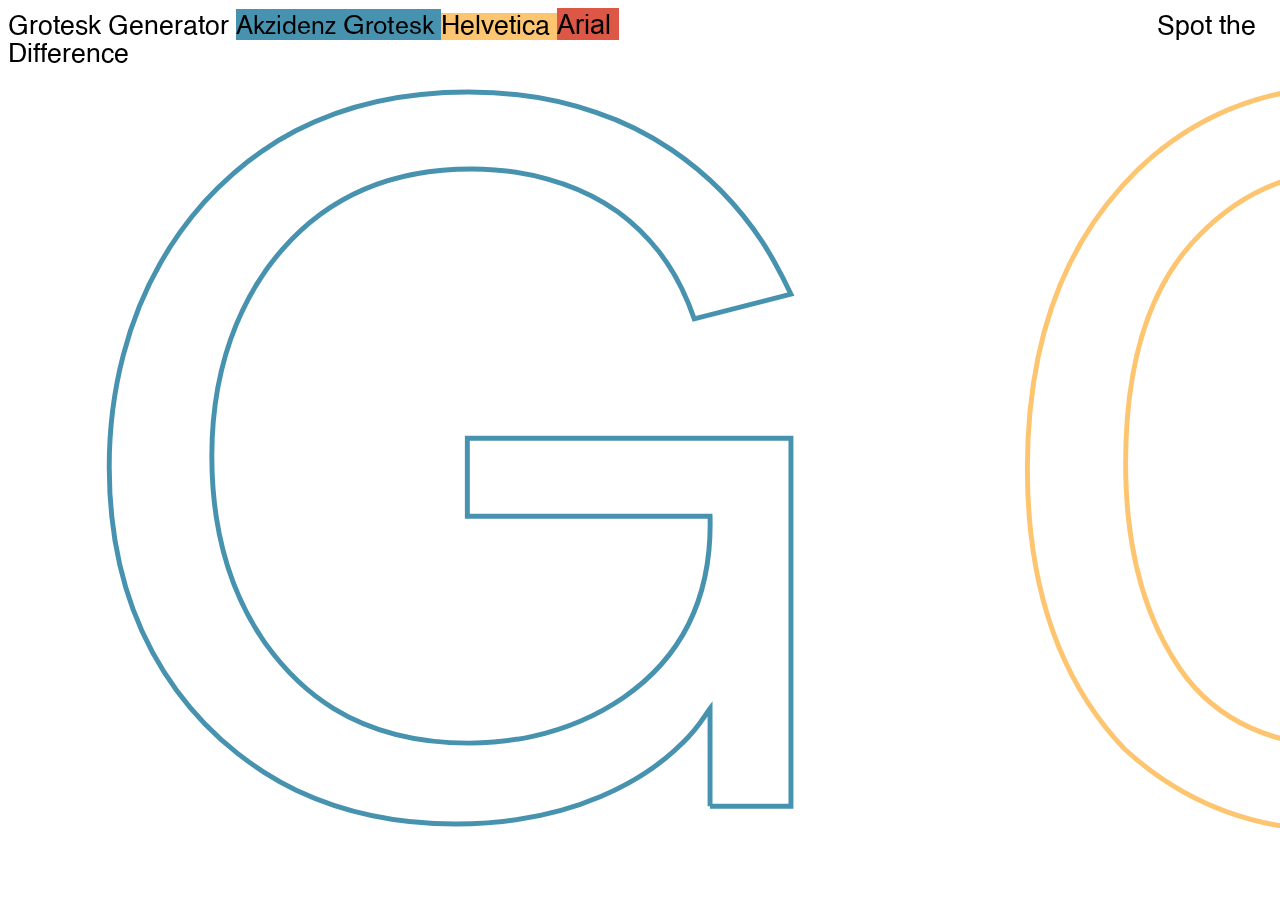
<file: index.html>
<!DOCTYPE html>
<html lang="en">

<head>
    <meta charset="UTF-8">
    <meta name="viewport" content="width=device-width, initial-scale=1.0">
    <title>Grotesk Generator</title>
    <link rel="stylesheet" type="text/css" href="index.css" />
    <link rel="shortcut icon" type="image/jpg" href="assets/icons/icon48.png" />
</head>

<body>
    <div class="tabs">
        <a href="/index.html"> Grotesk Generator </a>
        <a id="akzi-link" href="/akzidenz-grotesk/index.html"> Akzidenz Grotesk </a>
        <a id="helvetica-link" href="/helvetica/index.html"> Helvetica </a>
        <a id="arial-link" href="/arial/index.html"> Arial </a>
        <a id="game" href="/spot-the-difference/index.html"> Spot the Difference </a>
    </div>
    <div id="background-container">
        <div id="fixed"></div>
        <div id="scroll"></div>
    </div>


    <script>
        const categories = ['R', 'Q', 'C', 'G'];
        const randomCategory = categories[Math.floor(Math.random() * categories.length)];
        const imagesPath = `/assets/Letterform/${randomCategory}/`;
        const fixedImageContainer = document.getElementById('fixed');
        const imageGroup = document.getElementById('scroll');

        const fetchImages = async () => {
    const image1 = document.createElement('img');
    image1.alt = 'Image 1';
    image1.src = await getImage(imagesPath, 'image1.svg');
    fixedImageContainer.appendChild(image1);

    const image2 = document.createElement('img');
    image2.alt = 'Image 2';
    image2.src = await getImage(imagesPath, 'image2.svg');
    imageGroup.appendChild(image2);

    const image3 = document.createElement('img');
    image3.alt = 'Image 3';
    image3.src = await getImage(imagesPath, 'image3.svg');
    imageGroup.appendChild(image3);
};

const getImage = async (path, imageName) => {
    return new Promise(resolve => {
        const imagePath = `${path}${imageName}`;
        console.log('Image path:', imagePath);
        resolve(imagePath);
    });
};

document.addEventListener('DOMContentLoaded', fetchImages);

function origin() {
    window.moveTo(0, 0);
}
document.addEventListener('DOMContentLoaded', () => {
    origin();
});
    </script>
</body>

</html>
</file>
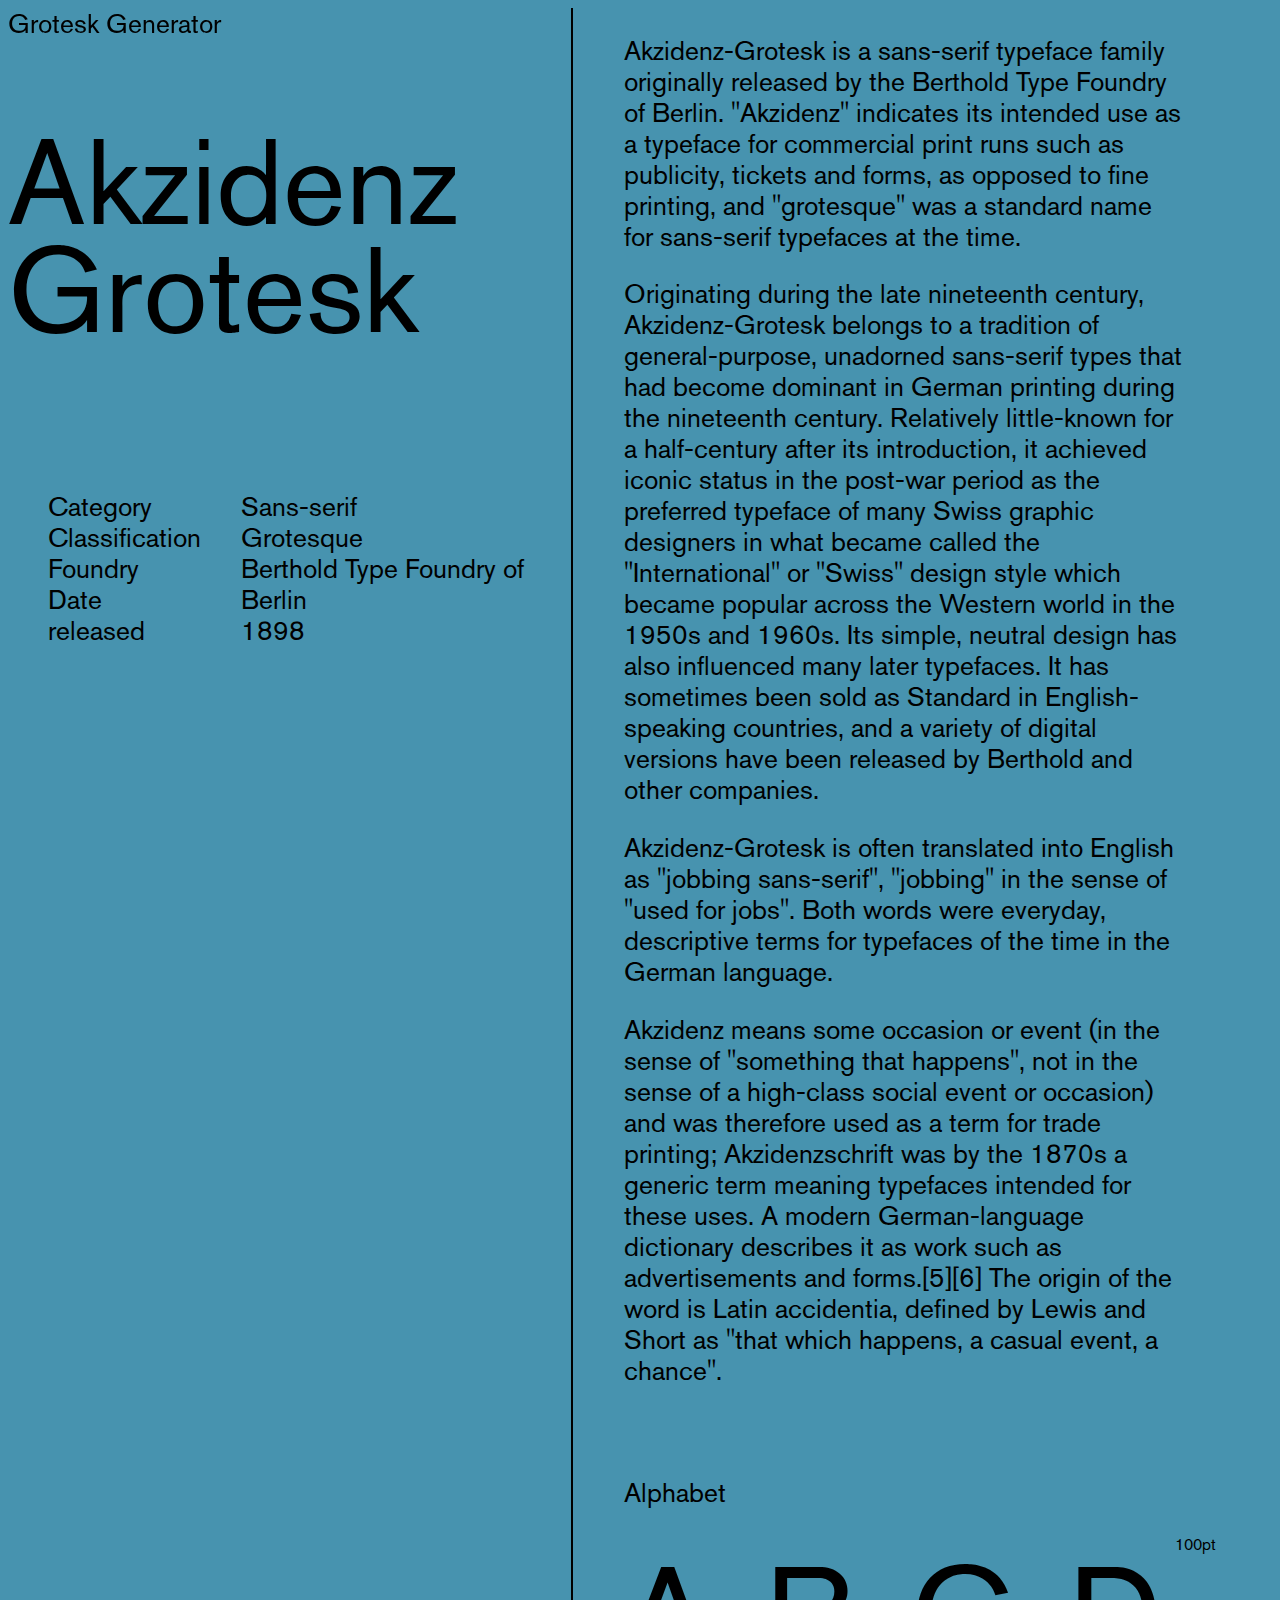
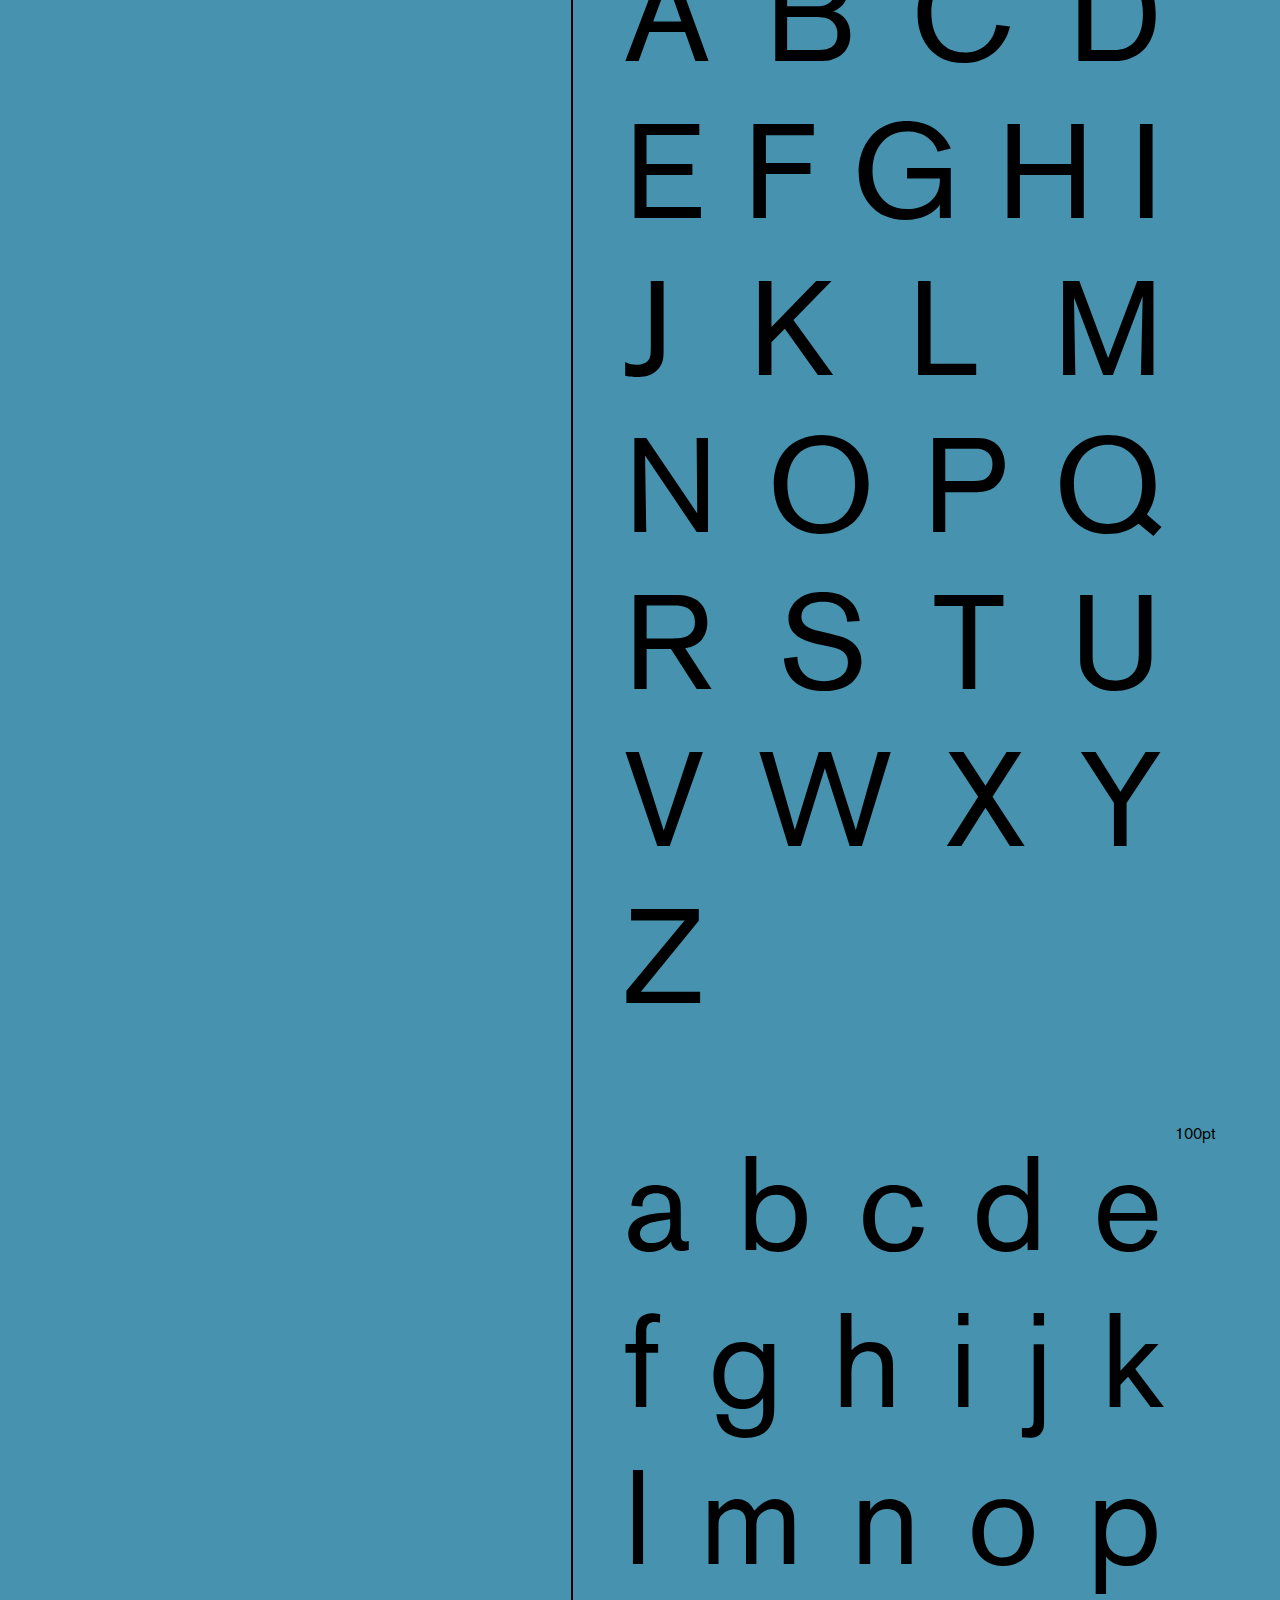
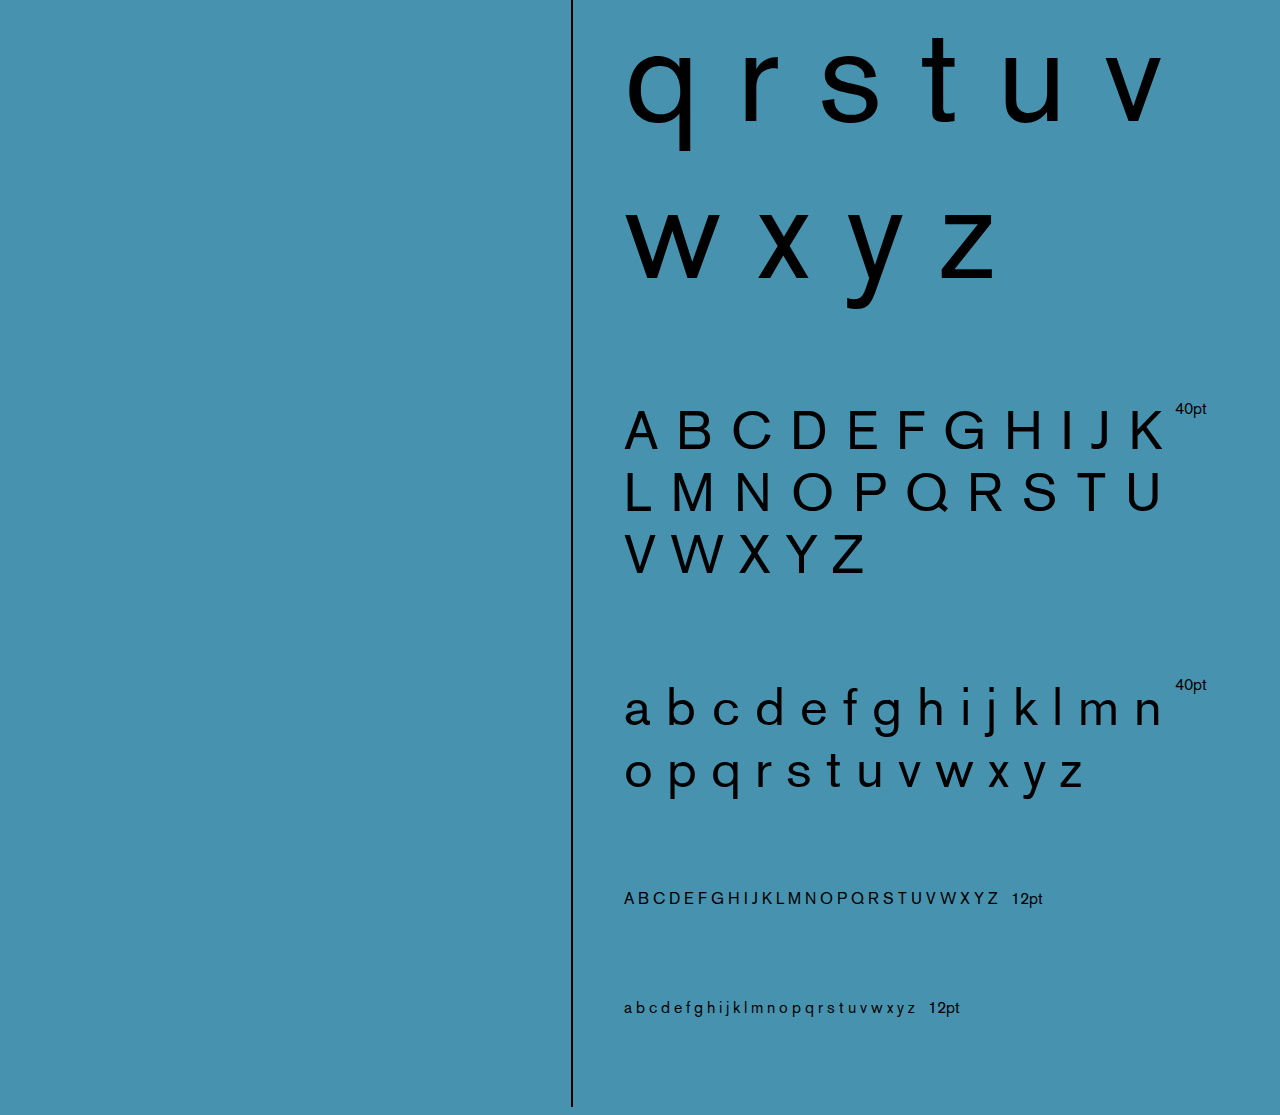
<file: akzidenz-grotesk/index.html>
<!DOCTYPE html>
<html lang="en">

<head>
    <meta charset="UTF-8">
    <meta name="viewport" content="width=device-width, initial-scale=1.0">
    <title>Akzidenz Grotesk</title>
    <link rel="stylesheet" type="text/css" href="index.css" />
    <link rel="shortcut icon" type="image/jpg" href="assets/icons/icon48.png" />
</head>

<body>
    <div class="tabs">
        <a href="/index.html"> Grotesk Generator </a>
    </div>
    <div class="sub-section" id="section-1">
        <div>
            <p class="title">Akzidenz Grotesk</p>
        </div>

        <div id="Category">
            <div id="name">
                <ul>
                    <li>
                        Category
                    </li>
                    <li>
                        Classification
                    </li>
                    <li>
                        Foundry
                    </li>
                    <li>
                        Date released
                    </li>
                </ul>
            </div>
            <div id="content">
                <ul>
                    <li>
                        Sans-serif
                    </li>
                    <li>
                        Grotesque
                    </li>
                    <li>
                        Berthold Type Foundry of Berlin
                    </li>
                    <li>
                        1898
                    </li>
                </ul>
            </div>
        </div>

    </div>
    <div class="sub-section" id="section-2">
        <p>
            Akzidenz-Grotesk is a sans-serif typeface family originally released by the Berthold Type Foundry of Berlin.
            "Akzidenz" indicates its intended use as a typeface for commercial print runs such as publicity, tickets and
            forms, as opposed to fine printing, and "grotesque" was a standard name for sans-serif typefaces at the
            time.
        </p>
        <p>
            Originating during the late nineteenth century, Akzidenz-Grotesk belongs to a tradition of general-purpose,
            unadorned sans-serif types that had become dominant in German printing during the nineteenth century.
            Relatively little-known for a half-century after its introduction, it achieved iconic status in the post-war
            period as the preferred typeface of many Swiss graphic designers in what became called the "International"
            or "Swiss" design style which became popular across the Western world in the 1950s and 1960s. Its simple,
            neutral design has also influenced many later typefaces. It has sometimes been sold as Standard in
            English-speaking countries, and a variety of digital versions have been released by Berthold and other
            companies.
        </p>
        <p>
            Akzidenz-Grotesk is often translated into English as "jobbing sans-serif", "jobbing" in the sense of "used
            for jobs". Both words were everyday, descriptive terms for typefaces of the time in the German language.
        </p>
        <p>
            Akzidenz means some occasion or event (in the sense of "something that happens", not in the sense of a
            high-class social event or occasion) and was therefore used as a term for trade printing; Akzidenzschrift
            was by the 1870s a generic term meaning typefaces intended for these uses. A modern German-language
            dictionary describes it as work such as advertisements and forms.[5][6] The origin of the word is Latin
            accidentia, defined by Lewis and Short as "that which happens, a casual event, a chance".
        </p>
        <br>
        <br>

        <p>Alphabet</p>
        <div class="alphabet">
            <div class="large">A B C D E F G H I J K L M N O P Q R S T U V W X Y Z</div>
            <div class="size">
                100pt</div>
        </div>
        <div class="alphabet">
            <div class="large">a b c d e f g h i j k l m n o p q r s t u v w x y z</div>
            <div class="size">
                100pt</div>
        </div>

        <div class="alphabet">
            <div class="medium">A B C D E F G H I J K L M N O P Q R S T U V W X Y Z</div>
            <div class="size">
                40pt</div>
        </div>
        <div class="alphabet">
            <div class="medium">a b c d e f g h i j k l m n o p q r s t u v w x y z</div>
            <div class="size">
                40pt</div>
        </div>

        <div class="alphabet">
            <div class="small">A B C D E F G H I J K L M N O P Q R S T U V W X Y Z</div>
            <div class="size">
                12pt</div>
        </div>
        <div class="alphabet">
            <div class="small">a b c d e f g h i j k l m n o p q r s t u v w x y z</div>
            <div class="size">
                12pt</div>
        </div>


    </div>
</body>

</html>
</file>
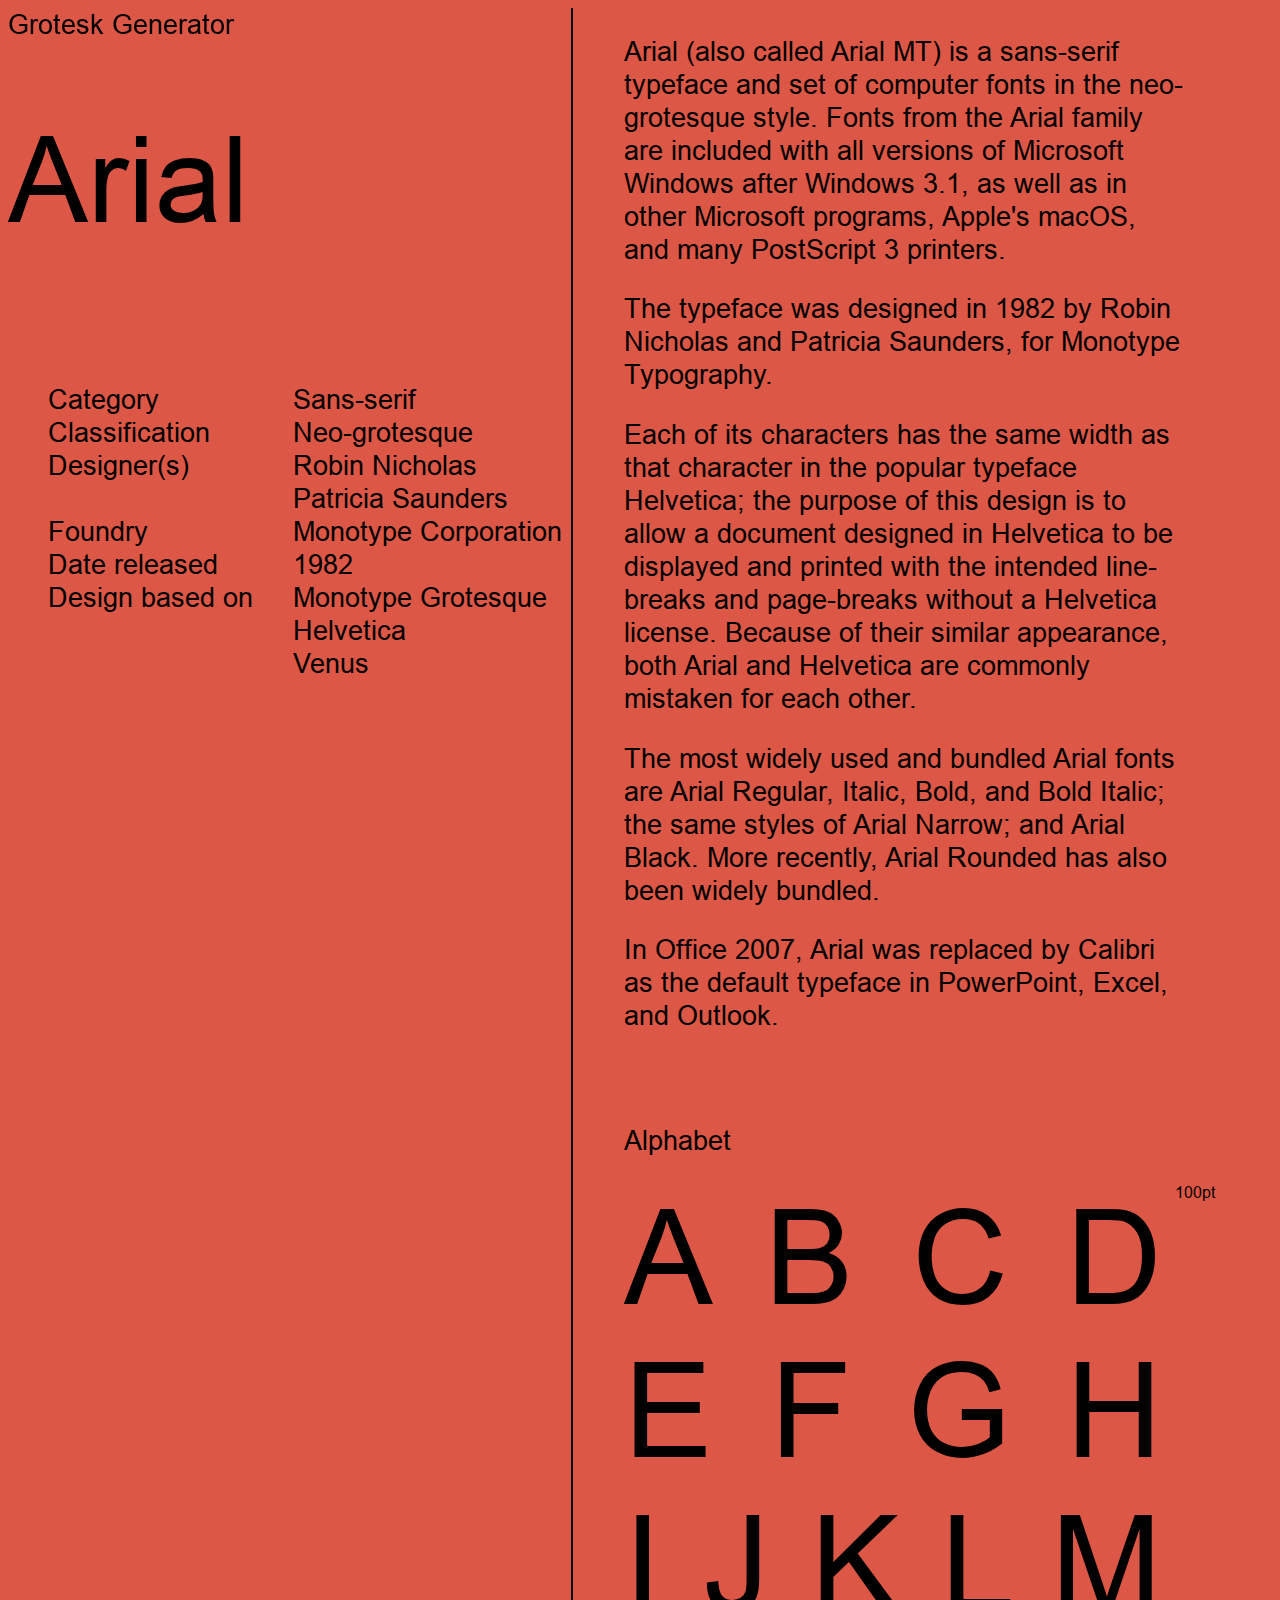
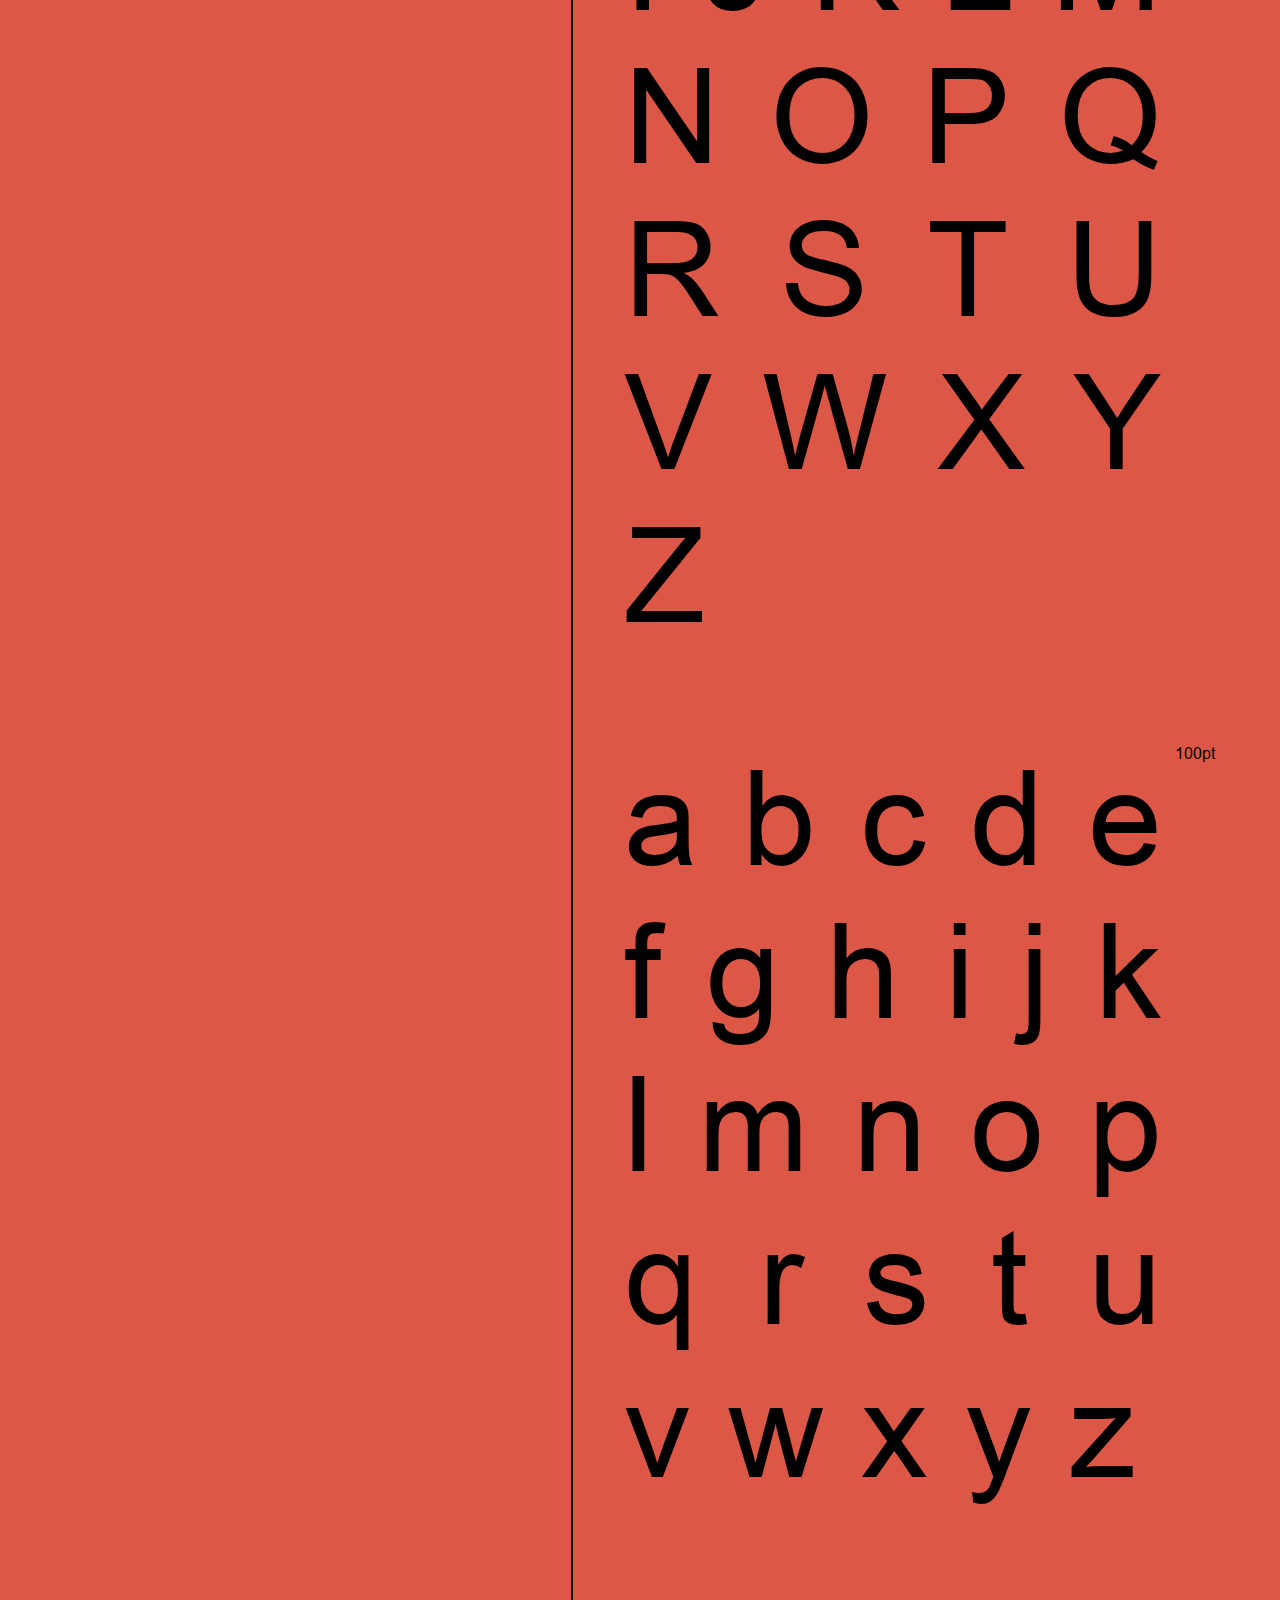
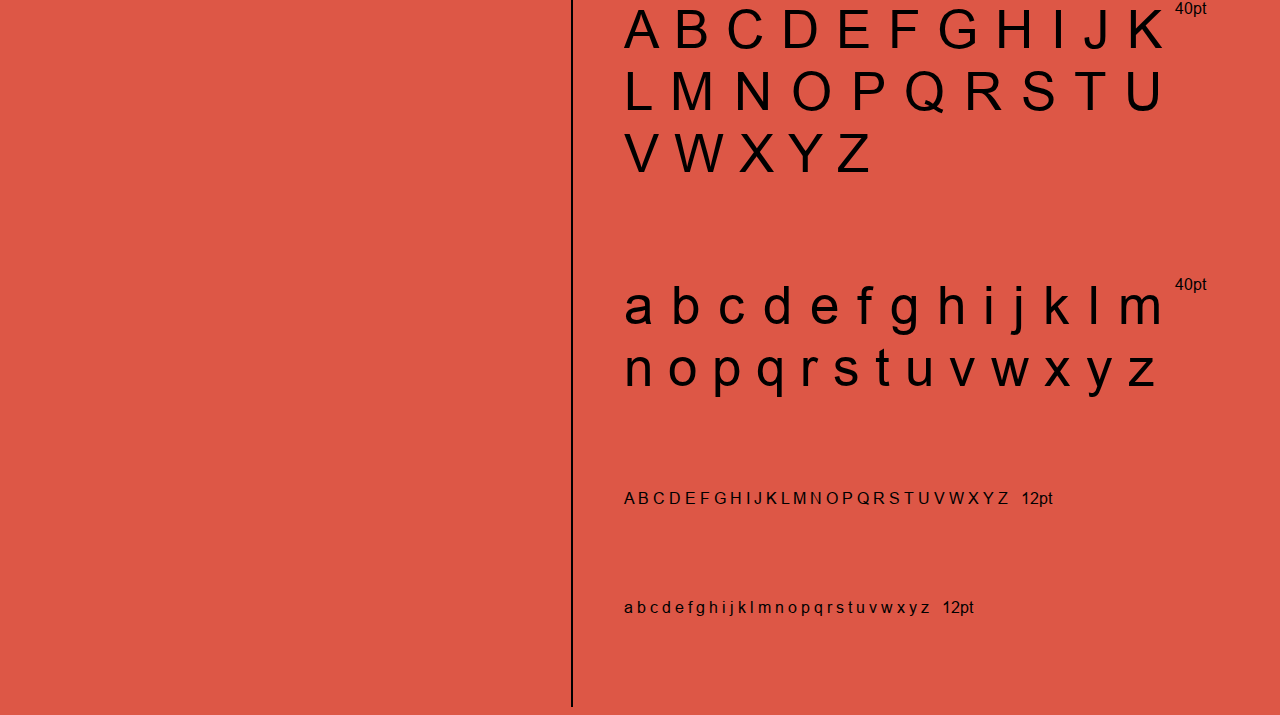
<file: arial/index.html>
<!DOCTYPE html>
<html lang="en">

<head>
    <meta charset="UTF-8">
    <meta name="viewport" content="width=device-width, initial-scale=1.0">
    <title>Arial</title>
    <link rel="stylesheet" type="text/css" href="index.css" />
    <link rel="shortcut icon" type="image/jpg" href="assets/icons/icon48.png" />
</head>

<body>
    <div class="tabs">
        <a href="/index.html"> Grotesk Generator </a>
    </div>
    <div class="sub-section" id="section-1">
        <div>
            <p class="title">Arial</p>
        </div>

        <div id="Category">
            <div id="name">
                <ul>
                    <li>
                        Category
                    </li>
                    <li>
                        Classification
                    </li>
                    <li>
                        Designer(s)
                    </li>
                    <br>

                    <li>
                        Foundry
                    </li>
                    <li>
                        Date released
                    </li>
                    <li>
                        Design based on
                    </li>

                </ul>
            </div>
            <div id="content">
                <ul>
                    <li>
                        Sans-serif
                    </li>
                    <li>
                        Neo-grotesque
                    </li>
                    <li>
                        Robin Nicholas
                        <br>
                        Patricia Saunders
                    </li>
                    <li>
                        Monotype Corporation
                    </li>
                    <li>
                        1982
                    </li>
                    <li>
                        Monotype Grotesque
                        <br>
                        Helvetica
                        <br>
                        Venus
                    </li>
                </ul>
            </div>
        </div>

    </div>
    <div class="sub-section" id="section-2">
        <p>
            Arial (also called Arial MT) is a sans-serif typeface and set of computer fonts in the neo-grotesque style.
            Fonts from the Arial family are included with all versions of Microsoft Windows after Windows 3.1, as well
            as in other Microsoft programs, Apple's macOS, and many PostScript 3 printers.
        </p>
        <p>
            The typeface was designed in 1982 by Robin Nicholas and Patricia Saunders, for Monotype Typography.
        </p>
        <p>
            Each of its characters has the same width as that character in the popular typeface Helvetica; the purpose
            of this design is to allow a document designed in Helvetica to be displayed and printed with the intended
            line-breaks and page-breaks without a Helvetica license. Because of their similar appearance, both Arial and
            Helvetica are commonly mistaken for each other.

        </p>
        <p>
            The most widely used and bundled Arial fonts are Arial Regular, Italic, Bold, and Bold Italic; the same
            styles of Arial Narrow; and Arial Black. More recently, Arial Rounded has also been widely bundled.
        </p>
        <p>
            In Office 2007, Arial was replaced by Calibri as the default typeface in PowerPoint, Excel, and Outlook.
        </p>
        <br>
        <br>

        <p>Alphabet</p>
        <div class="alphabet">
            <div class="large">A B C D E F G H I J K L M N O P Q R S T U V W X Y Z</div>
            <div class="size">
                100pt</div>
        </div>
        <div class="alphabet">
            <div class="large">a b c d e f g h i j k l m n o p q r s t u v w x y z</div>
            <div class="size">
                100pt</div>
        </div>

        <div class="alphabet">
            <div class="medium">A B C D E F G H I J K L M N O P Q R S T U V W X Y Z</div>
            <div class="size">
                40pt</div>
        </div>
        <div class="alphabet">
            <div class="medium">a b c d e f g h i j k l m n o p q r s t u v w x y z</div>
            <div class="size">
                40pt</div>
        </div>

        <div class="alphabet">
            <div class="small">A B C D E F G H I J K L M N O P Q R S T U V W X Y Z</div>
            <div class="size">
                12pt</div>
        </div>
        <div class="alphabet">
            <div class="small">a b c d e f g h i j k l m n o p q r s t u v w x y z</div>
            <div class="size">
                12pt</div>
        </div>

    </div>
</body>

</html>
</file>
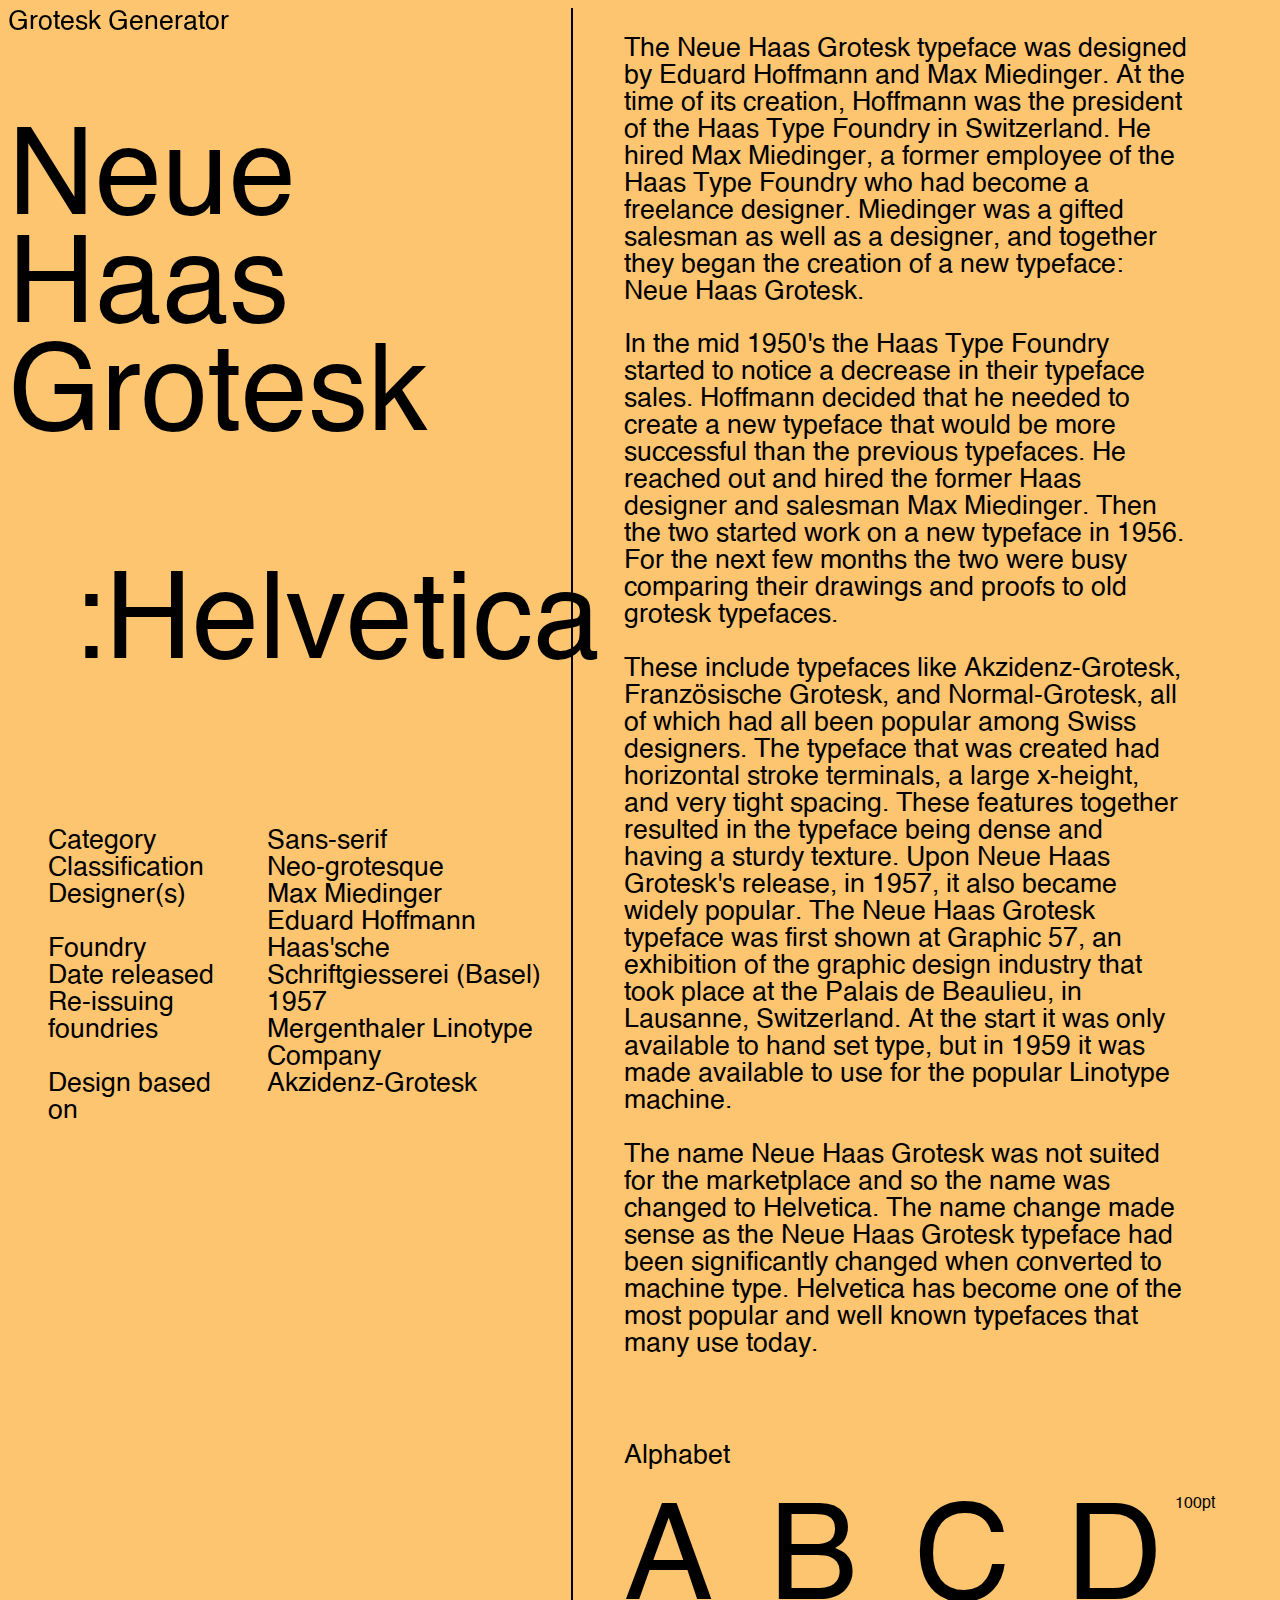
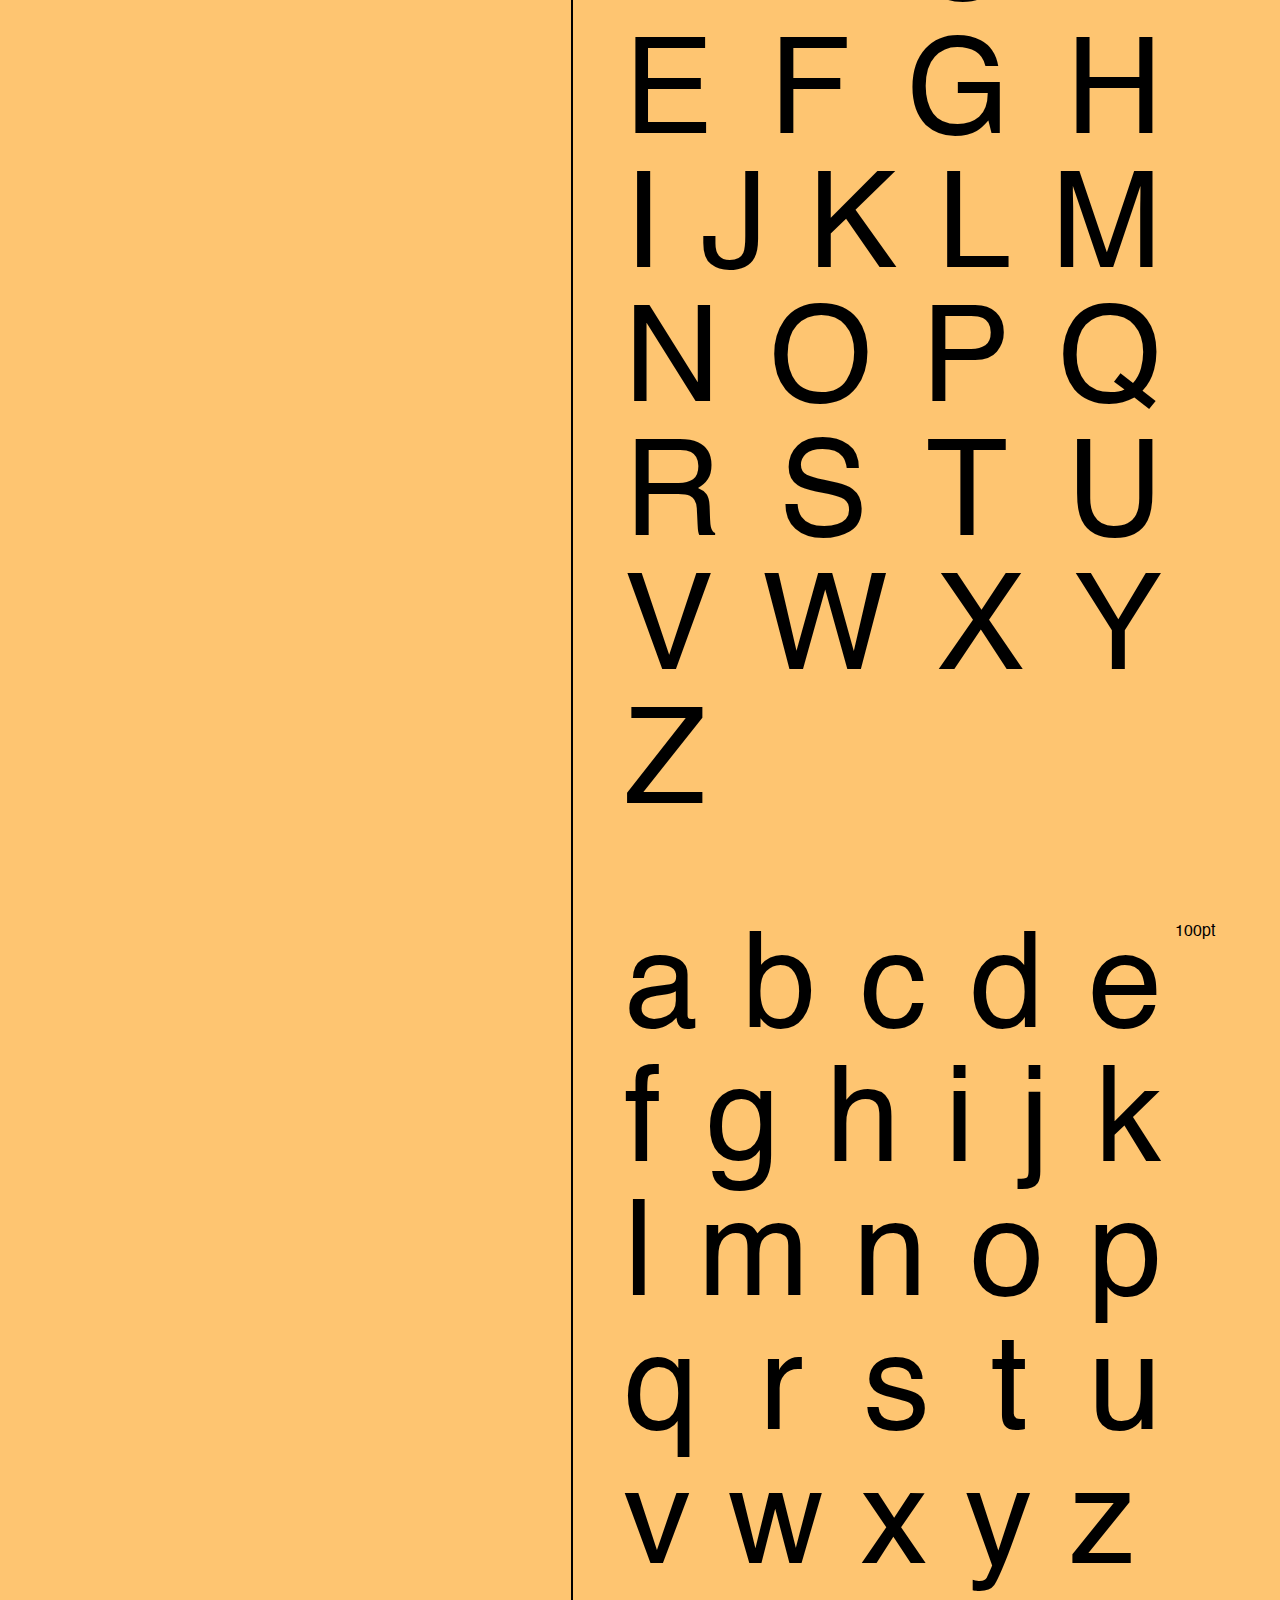
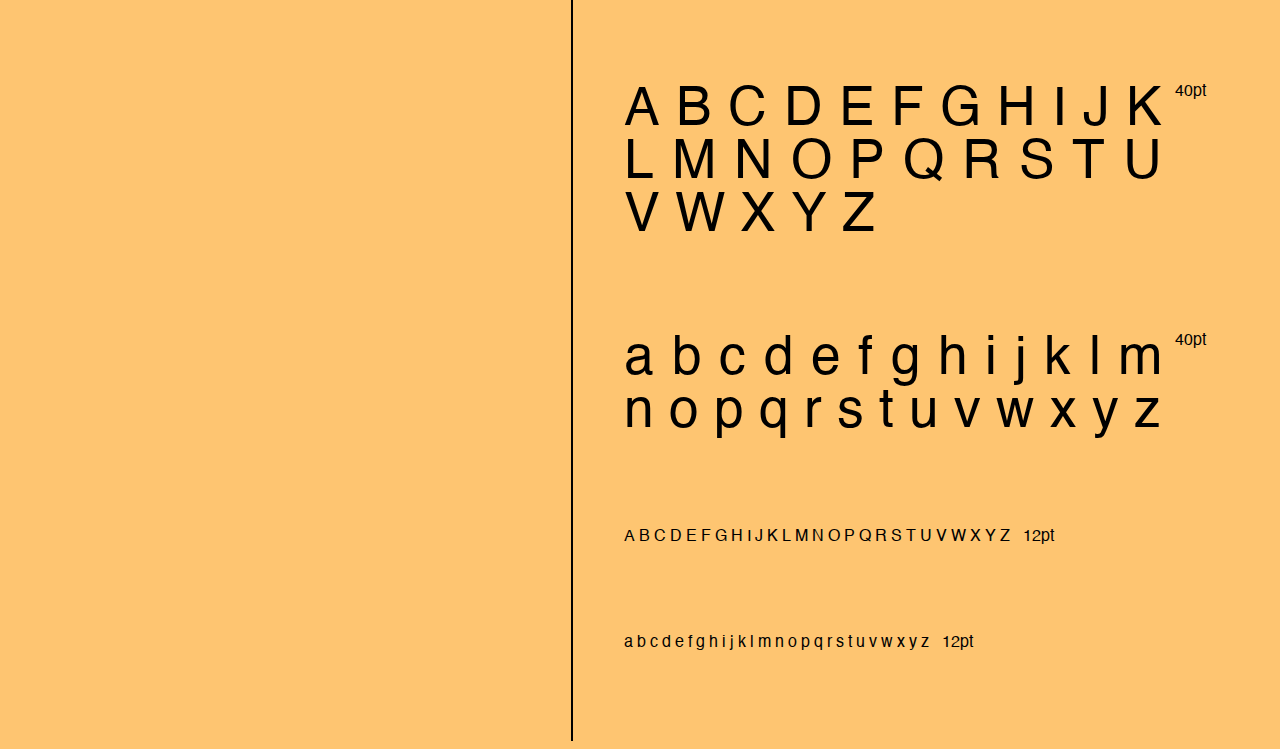
<file: helvetica/index.html>
<!DOCTYPE html>
<html lang="en">

<head>
    <meta charset="UTF-8">
    <meta name="viewport" content="width=device-width, initial-scale=1.0">
    <title>Helvetica</title>
    <link rel="stylesheet" type="text/css" href="index.css" />
    <link rel="shortcut icon" type="image/jpg" href="assets/icons/icon48.png" />
</head>

<body>
    <div class="tabs">
       <a href="/index.html"> Grotesk Generator </a>
    </div>
    <div class="sub-section" id="section-1">
        <div>
            <p class="title">Neue Haas Grotesk</p>
            <p class="title" id="hel">:Helvetica</p>
        </div>

        <div id="Category">
            <div id="name">
                <ul>
                    <li>
                        Category
                    </li>
                    <li>
                        Classification
                    </li>
                    <li>
                        Designer(s)
                    </li>
                    <br>

                    <li>
                        Foundry
                    </li>
                    <li>
                        Date released
                    </li>
                    <li>
                        Re-issuing foundries
                    </li>
                    <br>
                    <li>
                        Design based on
                    </li>

                </ul>
            </div>
            <div id="content">
                <ul>
                    <li>
                        Sans-serif
                    </li>
                    <li>
                        Neo-grotesque
                    </li>
                    <li>
                        Max Miedinger
                        <br>
                        Eduard Hoffmann
                    </li>
                    <li>
                        Haas'sche Schriftgiesserei (Basel)
                    </li>
                    <li>
                        1957
                    </li>
                    <li>
                        Mergenthaler Linotype Company
                    </li>
                    <li>
                        Akzidenz-Grotesk                    
                    </li>
                </ul>
            </div>
        </div>

    </div>
    <div class="sub-section" id="section-2">
        <p>
            The Neue Haas Grotesk typeface was designed by Eduard Hoffmann and Max Miedinger. At the time of its
            creation, Hoffmann was the president of the Haas Type Foundry in Switzerland. He hired Max Miedinger, a
            former employee of the Haas Type Foundry who had become a freelance designer. Miedinger was a gifted
            salesman as well as a designer, and together they began the creation of a new typeface: Neue Haas Grotesk.
        </p>
        <p>
            In the mid 1950's the Haas Type Foundry started to notice a decrease in their typeface sales. Hoffmann
            decided that he needed to create a new typeface that would be more successful than the previous typefaces.
            He reached out and hired the former Haas designer and salesman Max Miedinger. Then the two started work on a
            new typeface in 1956. For the next few months the two were busy comparing their drawings and proofs to old
            grotesk typefaces.
        </p>
        <p>
            These include typefaces like Akzidenz-Grotesk, Französische Grotesk, and Normal-Grotesk, all of which had
            all been popular among Swiss designers. The typeface that was created had horizontal stroke terminals, a
            large x-height, and very tight spacing. These features together resulted in the typeface being dense and
            having a sturdy texture. Upon Neue Haas Grotesk's release, in 1957, it also became widely popular. The Neue
            Haas Grotesk typeface was first shown at Graphic 57, an exhibition of the graphic design industry that took
            place at the Palais de Beaulieu, in Lausanne, Switzerland. At the start it was only available to hand set
            type, but in 1959 it was made available to use for the popular Linotype machine.
        </p>
        <p>
            The name Neue Haas Grotesk was not suited for the marketplace and so the name was changed to Helvetica. The
            name change made sense as the Neue Haas Grotesk typeface had been significantly changed when converted to
            machine type. Helvetica has become one of the most popular and well known typefaces that many use today.
        </p>

<br>
<br>

        <p>Alphabet</p>
        <div class="alphabet">
            <div class="large">A B C D E F G H I J K L M N O P Q R S T U V W X Y Z</div>
            <div class="size">
                100pt</div>
        </div>
        <div class="alphabet">
            <div class="large">a b c d e f g h i j k l m n o p q r s t u v w x y z</div>
            <div class="size">
                100pt</div>
        </div>

        <div class="alphabet">
            <div class="medium">A B C D E F G H I J K L M N O P Q R S T U V W X Y Z</div>
            <div class="size">
                40pt</div>
        </div>
        <div class="alphabet">
            <div class="medium">a b c d e f g h i j k l m n o p q r s t u v w x y z</div>
            <div class="size">
                40pt</div>
        </div>

        <div class="alphabet">
            <div class="small">A B C D E F G H I J K L M N O P Q R S T U V W X Y Z</div>
            <div class="size">
                12pt</div>
        </div>
        <div class="alphabet">
            <div class="small">a b c d e f g h i j k l m n o p q r s t u v w x y z</div>
            <div class="size">
                12pt</div>
        </div>

    </div>
</body>

</html>
</file>
<file: index.css>
@font-face {
  font-family: helvetica;
  src: url(../assets/Helvetica.ttc);
}
@font-face {
  font-family: arial;
  src: url(../assets/Arial.ttf);
}
@font-face {
  font-family: akzidenz-grotesk;
  src: url(../assets/AkzidenzGrotesk-Regular.otf);
}

p{
    font-family: helvetica;
    font-size: 20pt;
}
body{
  background-color: #ffffff;
  display: flex;
  flex-direction: row;
  width: 300vw;
}

div.tabs{
  position: fixed;
}
a{
  font-size: 20pt;
  color: black;
  text-decoration: none;
  font-family: helvetica;
}

a#helvetica-link{
  background-color: #FEC571;
  font-family: helvetica;
}
a#akzi-link{
  background-color: #4793AF;
  font-family: akzidenz-grotesk;
}
a#arial-link{
  background-color: #DD5746;
  font-family: arial;
}

a#game{
  margin-left: 42vw;
}
a:hover{
  color: #8C342D;
}


a#helvetica-link:hover{
  color: #FEC571;
  background-color: white;
}
a#akzi-link:hover{
  color: #4793AF;
  background-color: white;
}
a#arial-link:hover{
  color: #DD5746;
  background-color: white;
}


img{
  height: 100vh;
}

div#fixed{
  position: fixed;
  z-index: -10;
}

div#scroll{
  position: absolute;
  left:70vw;
  z-index: -9;
  display: flex;
  flex-direction: row;
  width: 170vw;
}
</file>
<file: akzidenz-grotesk/index.css>
@font-face {
  font-family: helvetica;
  src: url(../assets/Helvetica.ttc);
}
@font-face {
  font-family: arial;
  src: url(../assets/Arial.ttf);
}
@font-face {
  font-family: akzidenz-grotesk;
  src: url(../assets/AkzidenzGrotesk-Regular.otf);
}

*{
  font-family: akzidenz-grotesk;
}

p{
    font-size: 20pt;
}
body{
  display: flex;
  flex-direction: row;
  background-color: #4793AF;
}

div.sub-section{
  width: 44vw;

}

div#section-1{
  border-right: black solid 2pt;

}

div#section-2{
  padding-left: 4vw;
}

div.tabs{
  position: fixed;
}
a{
  font-size: 20pt;
  color: black;
  text-decoration: none;
}
a:hover{
  color: #8C342D;
}

p.title{
  font-size: 90pt;
  line-height: 90%;
}

ul{
  list-style: none;
  font-size: 20pt;
}



p#hel{
  position: relative;
  top:0vh;
  left:5vw;
}

div#Category{
  display: flex;
  flex-direction: row;
}

div.alphabet{
  text-align: justify;
  display: flex;
  flex-direction: row;
}
div.size{
  width: 1vw;
  font-size: 12pt;
}

div.large{
  margin-top: 0%;
  margin-right: 1vw;
font-size: 100pt;
margin-bottom: 10vh;
}

div.medium{
  margin-top: 0%;
  margin-right: 1vw;
font-size: 40pt;
margin-bottom: 10vh;
}

div.small{
  margin-top: 0%;
  margin-right: 1vw;
font-size: 12pt;
margin-bottom: 10vh;
}
</file>
<file: arial/index.css>
@font-face {
    font-family: helvetica;
    src: url(../assets/Helvetica.ttc);
  }
  @font-face {
    font-family: arial;
    src: url(../assets/Arial.ttf);
  }
  @font-face {
    font-family: akzidenz-grotesk;
    src: url(../assets/AkzidenzGrotesk-Regular.otf);
  }
  *{
    font-family: arial;
  }

p{
    font-size: 20pt;
}
body{
  display: flex;
  flex-direction: row;
  background-color: #DD5746;
}

div.sub-section{
  width: 44vw;

}

div#section-1{
  border-right: black solid 2pt;

}

div#section-2{
  padding-left: 4vw;
}

div.tabs{
  position: fixed;
}
a{
  font-size: 20pt;
  color: black;
  text-decoration: none;
}
a:hover{
  color: #8C342D;
}

p.title{
  font-size: 90pt;
  line-height: 90%;
}

ul{
  list-style: none;
  font-size: 20pt;
}

p#hel{
  position: relative;
  top:0vh;
  left:5vw;
}

div#Category{
  display: flex;
  flex-direction: row;
}

div.alphabet{
  text-align: justify;
  display: flex;
  flex-direction: row;
}
div.size{
  width: 1vw;
  font-size: 12pt;
}

div.large{
  margin-top: 0%;
  margin-right: 1vw;
font-size: 100pt;
margin-bottom: 10vh;
}

div.medium{
  margin-top: 0%;
  margin-right: 1vw;
font-size: 40pt;
margin-bottom: 10vh;
}

div.small{
  margin-top: 0%;
  margin-right: 1vw;
font-size: 12pt;
margin-bottom: 10vh;
}
</file>
<file: helvetica/index.css>
@font-face {
  font-family: helvetica;
  src: url(../assets/Helvetica.ttc);
}
@font-face {
  font-family: arial;
  src: url(../assets/Arial.ttf);
}
@font-face {
  font-family: akzidenz-grotesk;
  src: url(../assets/AkzidenzGrotesk-Regular.otf);
}

*{
  font-family: helvetica;
}

p{
    font-size: 20pt;
}
body{
  display: flex;
  flex-direction: row;
  background-color: #FEC571;
}

div.sub-section{
  width: 44vw;

}

div#section-1{
  border-right: black solid 2pt;

}

div#section-2{
  padding-left: 4vw;
}

div.tabs{
  position: fixed;
}
a{
  font-size: 20pt;
  color: black;
  text-decoration: none;
}
a:hover{
  color: #8C342D;
}

p.title{
  font-size: 90pt;
  line-height: 90%;
}

ul{
  list-style: none;
  font-size: 20pt;
}



p#hel{
  position: relative;
  top:0vh;
  left:5vw;
}

div#Category{
  display: flex;
  flex-direction: row;
}

div.alphabet{
  text-align: justify;
  display: flex;
  flex-direction: row;
}
div.size{
  width: 1vw;
  font-size: 12pt;
}

div.large{
  margin-top: 0%;
  margin-right: 1vw;
font-size: 100pt;
margin-bottom: 10vh;
}

div.medium{
  margin-top: 0%;
  margin-right: 1vw;
font-size: 40pt;
margin-bottom: 10vh;
}

div.small{
  margin-top: 0%;
  margin-right: 1vw;
font-size: 12pt;
margin-bottom: 10vh;
}
</file>
